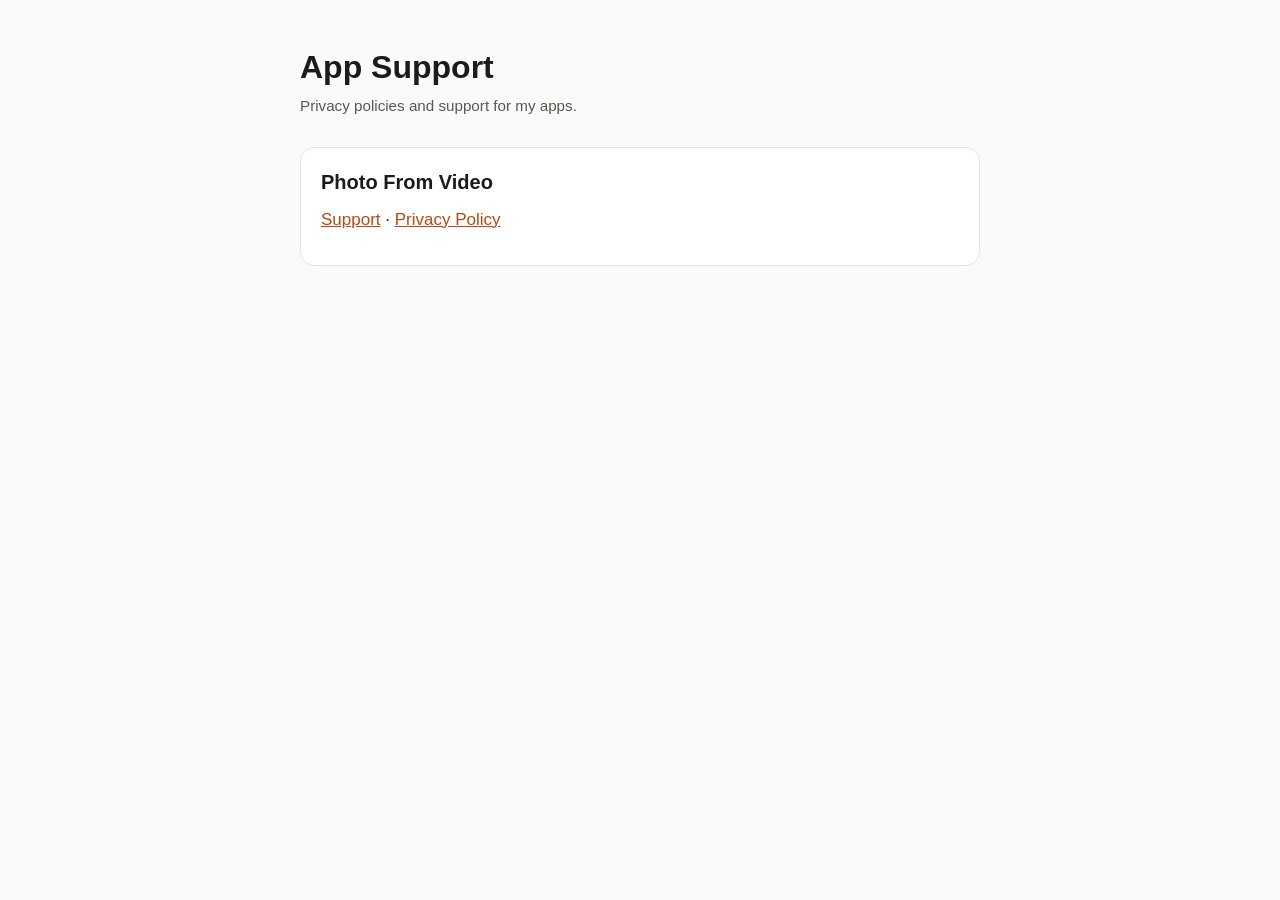
<file: index.html>
<!doctype html>
<html lang="en">
<head>
  <meta charset="utf-8">
  <meta name="viewport" content="width=device-width, initial-scale=1">
  <title>App Support</title>
  <link rel="stylesheet" href="styles.css">
</head>
<body>
  <main>
    <h1>App Support</h1>
    <p class="meta">Privacy policies and support for my apps.</p>
    <ul class="app-list">
      <li class="card">
        <h2>Photo From Video</h2>
        <p><a href="apps/photo-from-video/support.html">Support</a> · <a href="apps/photo-from-video/privacy.html">Privacy Policy</a></p>
      </li>
    </ul>
  </main>
</body>
</html>
</file>
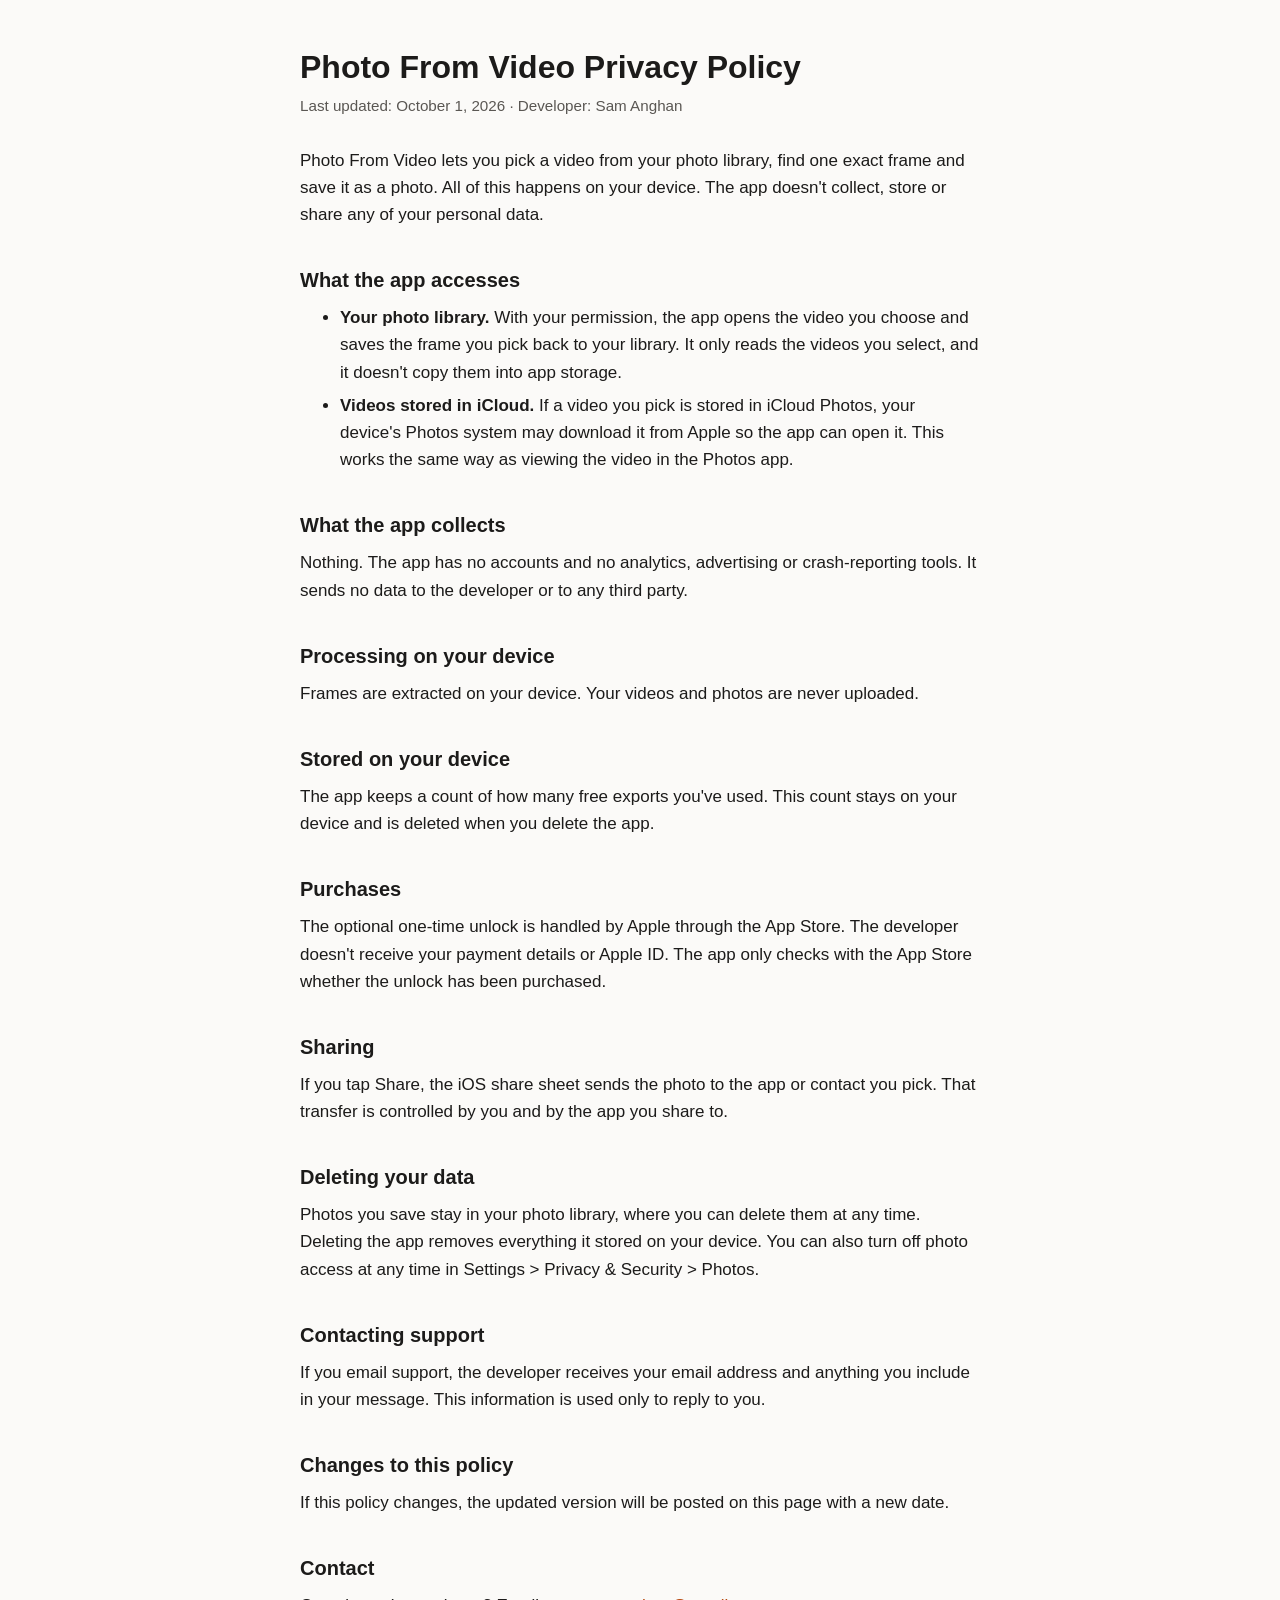
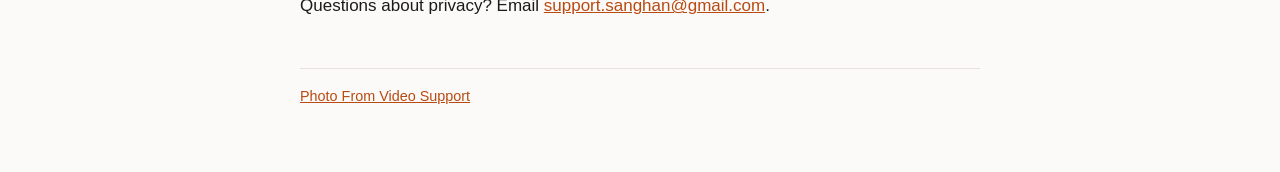
<file: apps/photo-from-video/privacy.html>
<!doctype html>
<html lang="en">
<head>
  <meta charset="utf-8">
  <meta name="viewport" content="width=device-width, initial-scale=1">
  <title>Photo From Video – Privacy Policy</title>
  <link rel="stylesheet" href="../../styles.css">
</head>
<body>
  <main>
    <h1>Photo From Video Privacy Policy</h1>
    <p class="meta">Last updated: October 1, 2026 · Developer: Sam Anghan</p>

    <p>Photo From Video lets you pick a video from your photo library, find one exact frame and save it as a photo. All of this happens on your device. The app doesn't collect, store or share any of your personal data.</p>

    <h2>What the app accesses</h2>
    <ul>
      <li><strong>Your photo library.</strong> With your permission, the app opens the video you choose and saves the frame you pick back to your library. It only reads the videos you select, and it doesn't copy them into app storage.</li>
      <li><strong>Videos stored in iCloud.</strong> If a video you pick is stored in iCloud Photos, your device's Photos system may download it from Apple so the app can open it. This works the same way as viewing the video in the Photos app.</li>
    </ul>

    <h2>What the app collects</h2>
    <p>Nothing. The app has no accounts and no analytics, advertising or crash-reporting tools. It sends no data to the developer or to any third party.</p>

    <h2>Processing on your device</h2>
    <p>Frames are extracted on your device. Your videos and photos are never uploaded.</p>

    <h2>Stored on your device</h2>
    <p>The app keeps a count of how many free exports you've used. This count stays on your device and is deleted when you delete the app.</p>

    <h2>Purchases</h2>
    <p>The optional one-time unlock is handled by Apple through the App Store. The developer doesn't receive your payment details or Apple ID. The app only checks with the App Store whether the unlock has been purchased.</p>

    <h2>Sharing</h2>
    <p>If you tap Share, the iOS share sheet sends the photo to the app or contact you pick. That transfer is controlled by you and by the app you share to.</p>

    <h2>Deleting your data</h2>
    <p>Photos you save stay in your photo library, where you can delete them at any time. Deleting the app removes everything it stored on your device. You can also turn off photo access at any time in Settings &gt; Privacy &amp; Security &gt; Photos.</p>

    <h2>Contacting support</h2>
    <p>If you email support, the developer receives your email address and anything you include in your message. This information is used only to reply to you.</p>

    <h2>Changes to this policy</h2>
    <p>If this policy changes, the updated version will be posted on this page with a new date.</p>

    <h2>Contact</h2>
    <p>Questions about privacy? Email <a href="mailto:support.sanghan@gmail.com">support.sanghan@gmail.com</a>.</p>

    <footer>
      <a href="support.html">Photo From Video Support</a>
    </footer>
  </main>
</body>
</html>
</file>
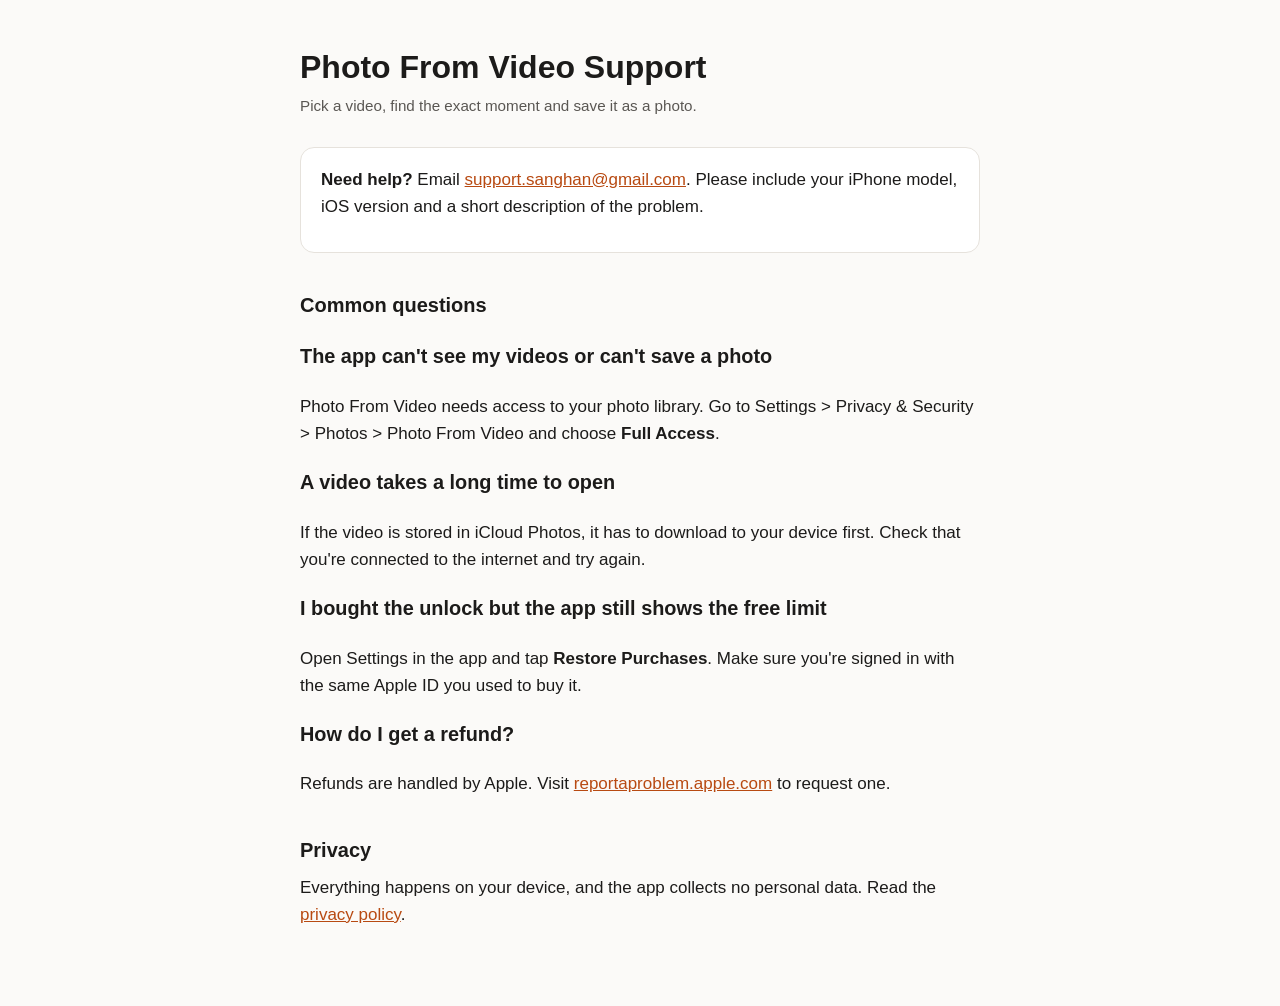
<file: apps/photo-from-video/support.html>
<!doctype html>
<html lang="en">
<head>
  <meta charset="utf-8">
  <meta name="viewport" content="width=device-width, initial-scale=1">
  <title>Photo From Video – Support</title>
  <link rel="stylesheet" href="../../styles.css">
</head>
<body>
  <main>
    <h1>Photo From Video Support</h1>
    <p class="meta">Pick a video, find the exact moment and save it as a photo.</p>

    <div class="card">
      <p><strong>Need help?</strong> Email <a href="mailto:support.sanghan@gmail.com">support.sanghan@gmail.com</a>. Please include your iPhone model, iOS version and a short description of the problem.</p>
    </div>

    <h2>Common questions</h2>

    <h3>The app can't see my videos or can't save a photo</h3>
    <p>Photo From Video needs access to your photo library. Go to Settings &gt; Privacy &amp; Security &gt; Photos &gt; Photo From Video and choose <strong>Full Access</strong>.</p>

    <h3>A video takes a long time to open</h3>
    <p>If the video is stored in iCloud Photos, it has to download to your device first. Check that you're connected to the internet and try again.</p>

    <h3>I bought the unlock but the app still shows the free limit</h3>
    <p>Open Settings in the app and tap <strong>Restore Purchases</strong>. Make sure you're signed in with the same Apple ID you used to buy it.</p>

    <h3>How do I get a refund?</h3>
    <p>Refunds are handled by Apple. Visit <a href="https://reportaproblem.apple.com">reportaproblem.apple.com</a> to request one.</p>

    <h2>Privacy</h2>
    <p>Everything happens on your device, and the app collects no personal data. Read the <a href="privacy.html">privacy policy</a>.</p>
  </main>
</body>
</html>
</file>
<file: styles.css>
:root {
  --bg: #fbfaf8;
  --surface: #ffffff;
  --text: #1c1b1a;
  --muted: #5a5753;
  --border: #e6e2dc;
  --accent: #b84a12;
  color-scheme: light dark;
}

@media (prefers-color-scheme: dark) {
  :root {
    --bg: #161514;
    --surface: #201f1d;
    --text: #f2efea;
    --muted: #b5b0a8;
    --border: #34312e;
    --accent: #ff9a5c;
  }
}

* { box-sizing: border-box; }

body {
  margin: 0;
  background: var(--bg);
  color: var(--text);
  font: 17px/1.6 -apple-system, BlinkMacSystemFont, "Segoe UI", Roboto, Helvetica, Arial, sans-serif;
}

main {
  max-width: 720px;
  margin: 0 auto;
  padding: 48px 20px 64px;
}

h1 { font-size: 2rem; line-height: 1.2; margin: 0 0 8px; }
h2 { font-size: 1.25rem; margin: 36px 0 8px; }
p, ul { margin: 0 0 14px; }
li { margin-bottom: 6px; }

a { color: var(--accent); }
a:focus-visible { outline: 2px solid var(--accent); outline-offset: 2px; }

.meta { color: var(--muted); font-size: 0.95rem; margin-bottom: 28px; }

.card {
  background: var(--surface);
  border: 1px solid var(--border);
  border-radius: 14px;
  padding: 18px 20px;
  margin: 0 0 14px;
}

.app-list { list-style: none; padding: 0; }
.app-list .card h2 { margin-top: 0; }

footer {
  margin-top: 48px;
  padding-top: 16px;
  border-top: 1px solid var(--border);
  color: var(--muted);
  font-size: 0.9rem;
}
</file>
